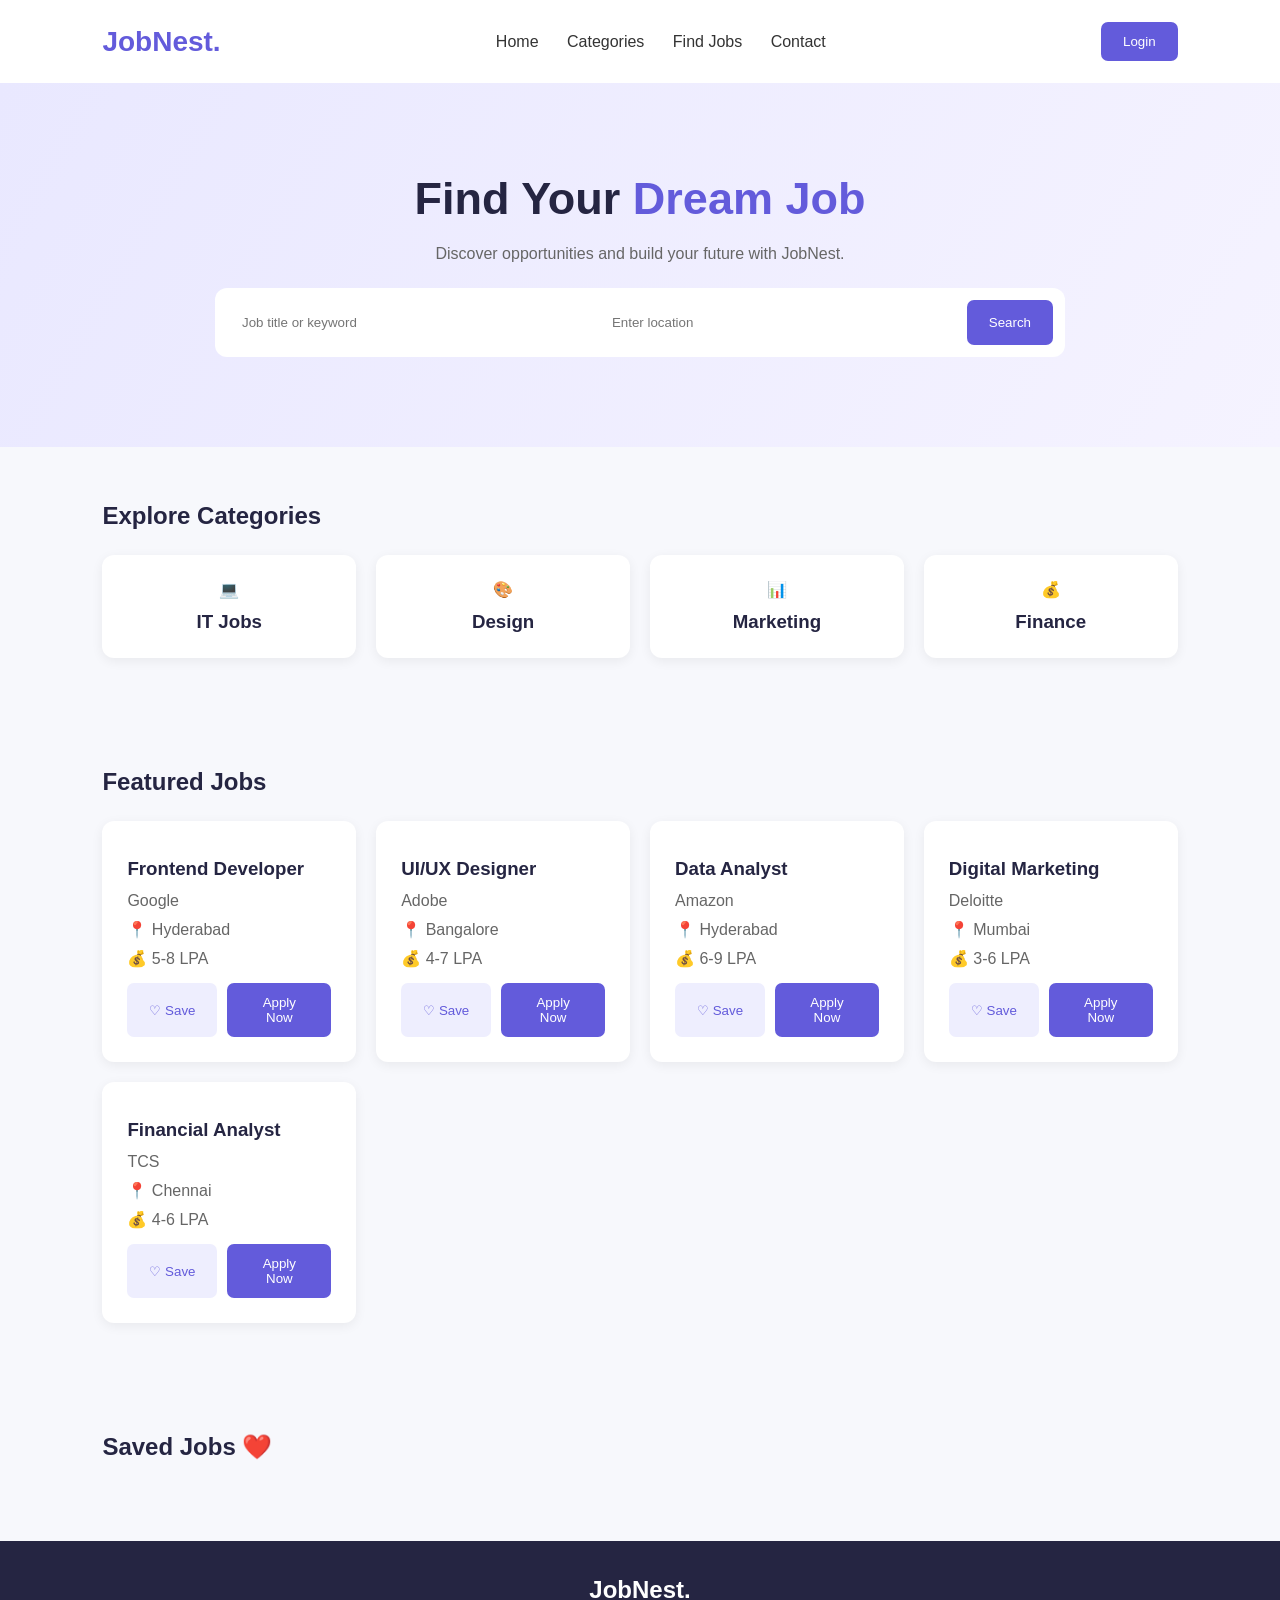
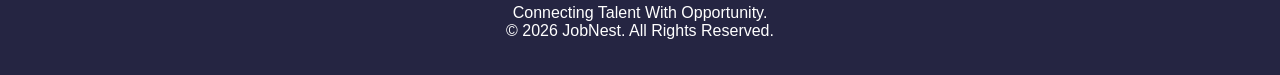
<file: index.html>
<!DOCTYPE html>
<html lang="en">
<head>
    <meta charset="UTF-8">
    <meta name="viewport" content="width=device-width, initial-scale=1.0">
    <title>JobNest - Job Portal</title>
    <link rel="stylesheet" href="style.css">
</head>
<body>

    <nav>
        <h2 class="logo">JobNest.</h2>

        <div class="nav-links">
            <a href="#home">Home</a>
            <a href="#categories">Categories</a>
            <a href="#jobs">Find Jobs</a>
            <a href="#contact">Contact</a>
        </div>

        <button onclick="showLogin()">Login</button>
    </nav>

    <section class="hero" id="home">
        <h1>Find Your <span>Dream Job</span></h1>

        <p>
            Discover opportunities and build your future
            with JobNest.
        </p>

        <div class="search-box">
            <input type="text" id="keyword"
            placeholder="Job title or keyword">

            <input type="text" id="location"
            placeholder="Enter location">

            <button onclick="searchJobs()">Search</button>
        </div>
    </section>

    <section class="container" id="categories">
        <h2>Explore Categories</h2>

        <div class="categories">
            <div onclick="filterCategory('IT')">💻<h3>IT Jobs</h3></div>
            <div onclick="filterCategory('Design')">🎨<h3>Design</h3></div>
            <div onclick="filterCategory('Marketing')">📊<h3>Marketing</h3></div>
            <div onclick="filterCategory('Finance')">💰<h3>Finance</h3></div>
        </div>
    </section>

    <section class="container" id="jobs">
        <h2>Featured Jobs</h2>
        <div class="jobs" id="jobList"></div>
    </section>

    <section class="container">
        <h2>Saved Jobs ❤️</h2>
        <div class="jobs" id="savedList"></div>
    </section>

    <footer id="contact">
        <h2>JobNest.</h2>
        <p>Connecting Talent With Opportunity.</p>
        <p>© 2026 JobNest. All Rights Reserved.</p>
    </footer>

    <script src="script.js"></script>
</body>
</html>
</file>
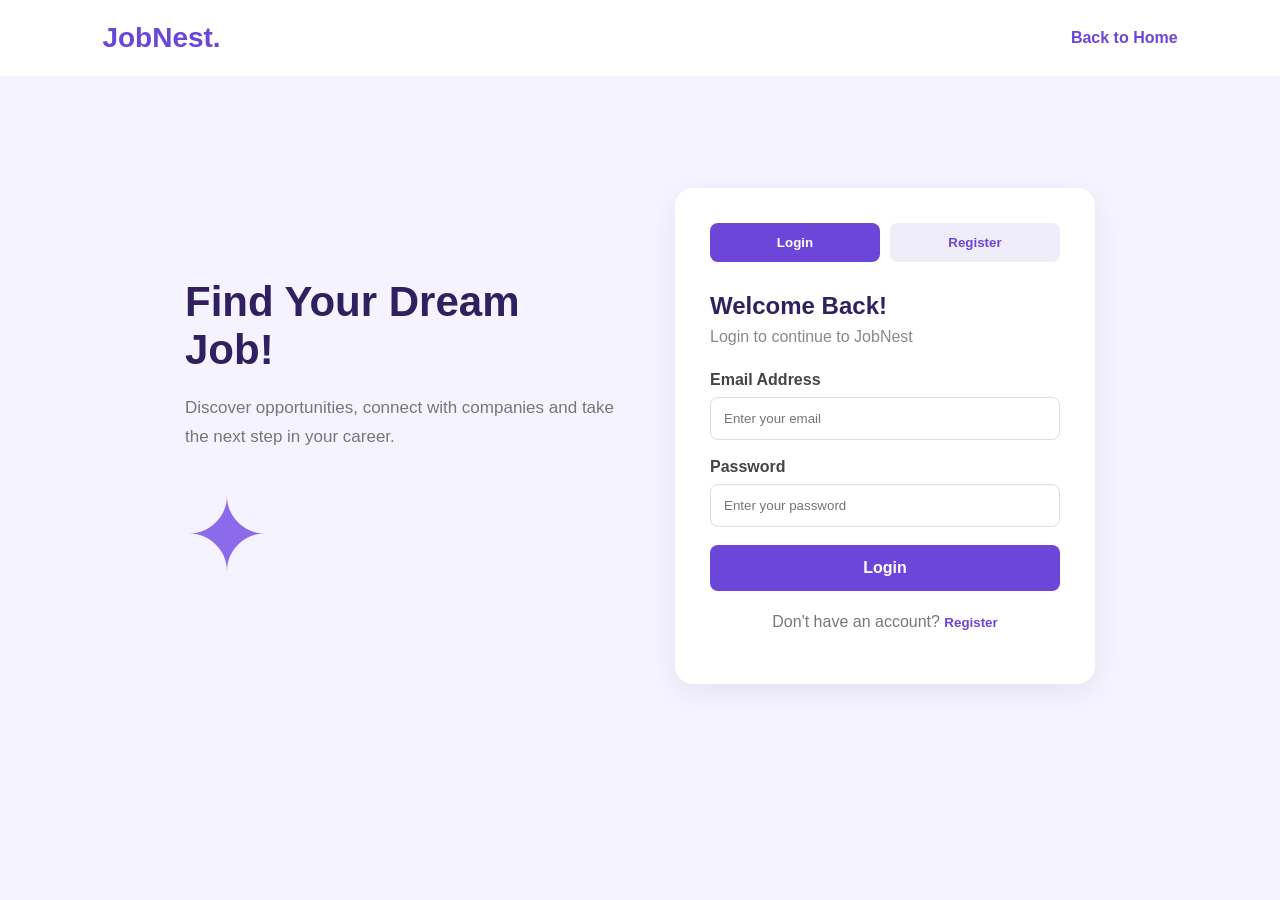
<file: auth.html>
<!DOCTYPE html>
<html lang="en">
<head>
    <meta charset="UTF-8">
    <meta name="viewport" content="width=device-width, initial-scale=1.0">
    <title>JobNest - Login & Register</title>
    <link rel="stylesheet" href="auth.css">
</head>
<body>

    <header>
        <a href="index.html" class="logo">JobNest.</a>
        <a href="index.html" class="home-link">Back to Home</a>
    </header>

    <main class="auth-container">
        <section class="welcome">
            <h1>Find Your Dream Job!</h1>
            <p>Discover opportunities, connect with companies
               and take the next step in your career.</p>
            <div class="welcome-icon">✦</div>
        </section>

        <section class="auth-card">
            <div class="tabs">
                <button id="loginTab" class="active"
                    type="button">Login</button>
                <button id="registerTab"
                    type="button">Register</button>
            </div>

            <h2 id="formTitle">Welcome Back!</h2>
            <p class="subtitle" id="formSubtitle">
                Login to continue to JobNest
            </p>

            <form id="authForm">

                <div class="field" id="nameField" hidden>
                    <label for="name">Full Name</label>
                    <input type="text" id="name"
                        placeholder="Enter your full name">
                </div>

                <div class="field">
                    <label for="email">Email Address</label>
                    <input type="email" id="email"
                        placeholder="Enter your email" required>
                </div>

                <div class="field">
                    <label for="password">Password</label>
                    <input type="password" id="password"
                        placeholder="Enter your password"
                        minlength="6" required>
                </div>

                <div class="field" id="roleField" hidden>
                    <label for="role">Select Account Type</label>
                    <select id="role">
                        <option value="Job Seeker">Job Seeker</option>
                        <option value="Employer">Employer</option>
                    </select>
                </div>

                <button type="submit" class="submit-btn"
                    id="submitBtn">Login</button>

            </form>

            <p class="switch-text" id="switchText">
                Don't have an account?
                <button type="button" id="switchButton">
                    Register
                </button>
            </p>

            <p id="message" role="status"></p>
        </section>
    </main>

    <script src="auth.js"></script>
</body>
</html>
</file>
<file: style.css>
* {
    margin: 0;
    padding: 0;
    box-sizing: border-box;
    font-family: Arial, sans-serif;
}

body {
    background: #f7f8fc;
    color: #252542;
}

nav {
    display: flex;
    justify-content: space-between;
    align-items: center;
    padding: 22px 8%;
    background: white;
}

.logo {
    color: #635bdb;
    font-size: 28px;
}

.nav-links a {
    text-decoration: none;
    color: #333;
    margin: 12px;
}

button {
    background: #635bdb;
    color: white;
    padding: 12px 22px;
    border: none;
    border-radius: 7px;
    cursor: pointer;
}

button:hover {
    background: #4940bb;
}

.hero {
    text-align: center;
    padding: 90px 20px;
    background: linear-gradient(120deg, #e9e8ff, #f5f3ff);
}

.hero h1 {
    font-size: 45px;
    margin-bottom: 20px;
}

.hero span {
    color: #635bdb;
}

.hero p {
    margin-bottom: 25px;
    color: #666;
}

.search-box {
    display: flex;
    gap: 10px;
    max-width: 850px;
    margin: auto;
    background: white;
    padding: 12px;
    border-radius: 12px;
}

.search-box input {
    flex: 1;
    min-width: 0;
    padding: 15px;
    border: none;
    outline: none;
}

.container {
    padding: 55px 8%;
}

.container h2 {
    margin-bottom: 25px;
}

.categories, .jobs {
    display: grid;
    grid-template-columns: repeat(auto-fit, minmax(200px, 1fr));
    gap: 20px;
}

.categories div, .job-card {
    background: white;
    padding: 25px;
    border-radius: 12px;
    box-shadow: 0 3px 12px #00000010;
}

.categories div {
    text-align: center;
    cursor: pointer;
}

.categories div:hover {
    transform: translateY(-5px);
}

.categories h3 {
    margin-top: 12px;
}

.job-card h3 {
    margin: 12px 0;
}

.job-card p {
    margin: 10px 0;
    color: #666;
}

.job-actions {
    display: flex;
    gap: 10px;
    margin-top: 15px;
}

.save {
    background: #eeeefe;
    color: #635bdb;
}

.apply {
    flex: 1;
}

footer {
    background: #252542;
    color: white;
    text-align: center;
    padding: 35px;
}

@media(max-width: 650px) {
    nav {
        flex-wrap: wrap;
        gap: 15px;
    }

    .nav-links {
        width: 100%;
    }

    .hero h1 {
        font-size: 30px;
    }

    .search-box {
        flex-direction: column;
    }
}
</file>
<file: auth.css>
* {
    margin: 0;
    padding: 0;
    box-sizing: border-box;
    font-family: Arial, sans-serif;
}

body {
    background: #f5f3ff;
    min-height: 100vh;
}

header {
    display: flex;
    justify-content: space-between;
    align-items: center;
    padding: 22px 8%;
    background: white;
}

.logo {
    color: #6c45d9;
    font-size: 28px;
    font-weight: bold;
    text-decoration: none;
}

.home-link {
    color: #6c45d9;
    text-decoration: none;
    font-weight: bold;
}

.auth-container {
    display: flex;
    justify-content: center;
    align-items: center;
    gap: 60px;
    padding: 65px 8%;
    min-height: 80vh;
}

.welcome {
    max-width: 430px;
}

.welcome h1 {
    color: #30205f;
    font-size: 42px;
    margin-bottom: 20px;
}

.welcome p {
    color: #777;
    font-size: 17px;
    line-height: 1.7;
}

.welcome-icon {
    font-size: 100px;
    color: #8c6bea;
    margin-top: 25px;
}

.auth-card {
    background: white;
    width: 420px;
    padding: 35px;
    border-radius: 18px;
    box-shadow: 0 8px 30px #00000012;
}

.tabs {
    display: flex;
    gap: 10px;
    margin-bottom: 30px;
}

.tabs button {
    flex: 1;
    padding: 12px;
    border: none;
    background: #f0edfa;
    color: #6c45d9;
    border-radius: 8px;
    cursor: pointer;
    font-weight: bold;
}

.tabs button.active {
    background: #6c45d9;
    color: white;
}

.auth-card h2 {
    color: #30205f;
    margin-bottom: 8px;
}

.subtitle {
    color: #888;
    margin-bottom: 25px;
}

.field {
    margin-bottom: 18px;
}

.field label {
    display: block;
    margin-bottom: 8px;
    font-weight: bold;
    color: #444;
}

.field input,
.field select {
    width: 100%;
    padding: 13px;
    border: 1px solid #ddd;
    border-radius: 8px;
    outline: none;
}

.field input:focus,
.field select:focus {
    border-color: #6c45d9;
}

.submit-btn {
    width: 100%;
    padding: 14px;
    border: none;
    border-radius: 8px;
    background: #6c45d9;
    color: white;
    font-size: 16px;
    font-weight: bold;
    cursor: pointer;
}

.submit-btn:hover {
    background: #5131b3;
}

.switch-text {
    margin-top: 22px;
    text-align: center;
    color: #777;
}

.switch-text button {
    border: none;
    background: none;
    color: #6c45d9;
    font-weight: bold;
    cursor: pointer;
}

#message {
    text-align: center;
    margin-top: 18px;
    color: #25834b;
}

[hidden] {
    display: none !important;
}

@media (max-width: 800px) {
    .auth-container {
        flex-direction: column;
        gap: 30px;
    }

    .welcome {
        text-align: center;
    }

    .welcome h1 {
        font-size: 32px;
    }

    .auth-card {
        width: 100%;
        max-width: 420px;
    }
}
body {
    background: #f5f3ff;
    min-height: 100vh;
}
.auth-container {
    display: flex;
    justify-content: center;
    align-items: center;
    gap: 60px;
    padding: 65px 8%;
    min-height: 80vh;
}

.auth-card {
    background: white;
    width: 420px;
    padding: 35px;
    border-radius: 18px;
    box-shadow: 0 8px 30px #00000012;
}

.submit-btn {
    width: 100%;
    padding: 14px;
    border: none;
    border-radius: 8px;
    background: #6c45d9;
    color: white;
    font-size: 16px;
    font-weight: bold;
    cursor: pointer;
}
</file>
